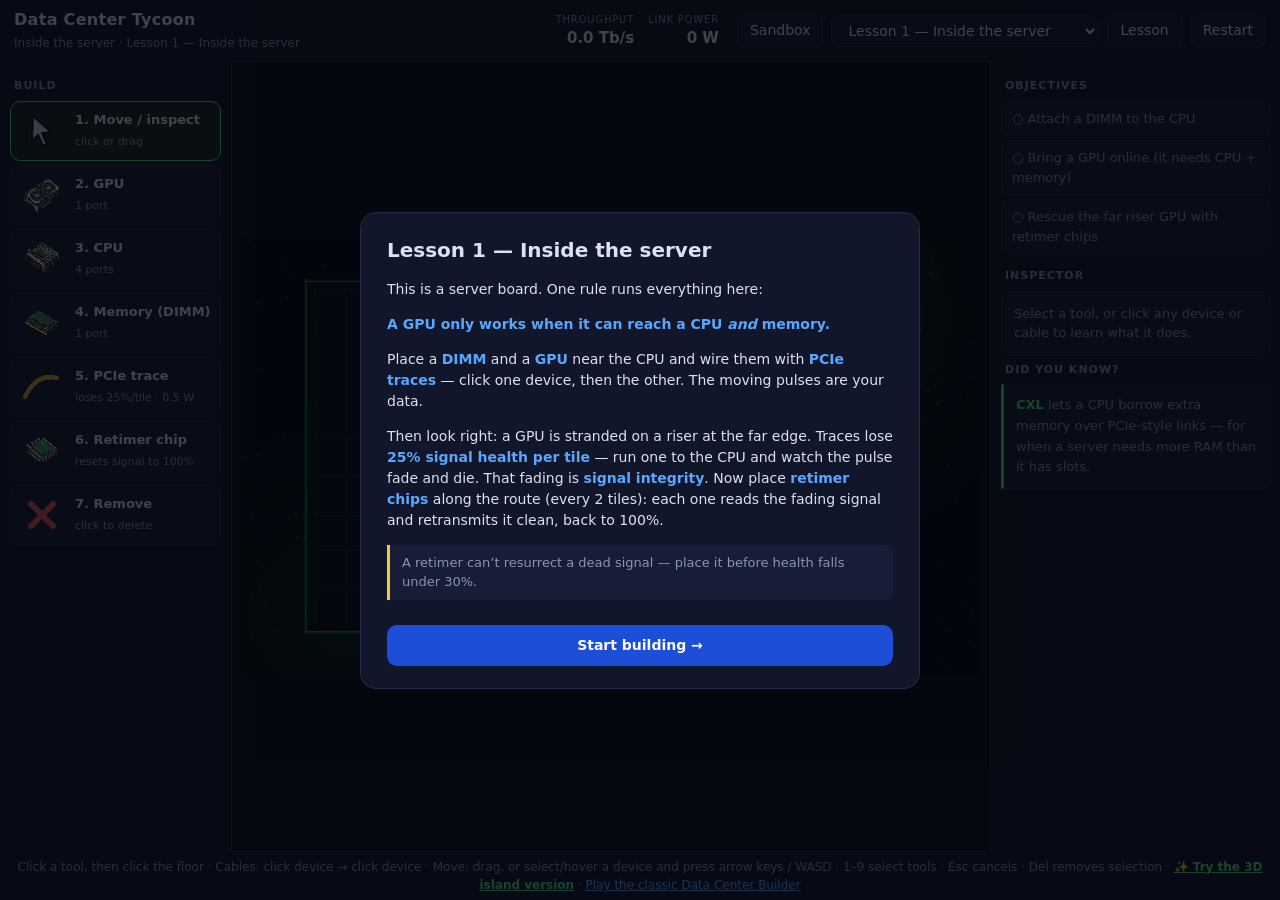
<file: index.html>
<!doctype html>
<html lang="en">
<head>
  <meta charset="utf-8">
  <title>Data Center Tycoon — Connectivity Edition</title>
  <meta name="viewport" content="width=device-width,initial-scale=1">
  <meta name="description" content="A game about the chips that move data: build a data center fabric and learn why retimers, AECs and optics exist.">
  <link rel="stylesheet" href="style.css">
</head>
<body>
  <header id="hud">
    <div id="hudLeft">
      <h1>Data Center Tycoon</h1>
      <span id="levelName"></span>
    </div>
    <div id="meters">
      <div class="meter"><label>Throughput</label><span id="mTput">0 Tb/s</span></div>
      <div class="meter"><label>Link power</label><span id="mPower">0 W</span></div>
    </div>
    <div id="hudBtns">
      <button id="btnMode">Campaign</button>
      <select id="lvlSel" aria-label="Level select"></select>
      <button id="btnLesson">Lesson</button>
      <button id="btnRestart">Restart</button>
      <button id="btnNext" hidden>Next level →</button>
    </div>
  </header>

  <main>
    <aside id="palette">
      <h2>Build</h2>
      <div id="tools"></div>
    </aside>

    <div id="stage">
      <canvas id="game" width="1280" height="760"></canvas>
      <div id="banner"></div>
    </div>

    <aside id="side">
      <section>
        <h2>Objectives</h2>
        <ul id="goalList"></ul>
      </section>
      <section>
        <h2>Inspector</h2>
        <div id="infoBody">Select a tool, or click any device or cable to learn what it does.</div>
      </section>
      <section>
        <h2>Did you know?</h2>
        <div id="factBox"></div>
      </section>
    </aside>
  </main>

  <footer id="hint">
    Click a tool, then click the floor · Cables: click device → click device · Move: drag, or select/hover a device and press arrow keys / WASD · 1–9 select tools · Esc cancels · Del removes selection
    · <a href="3d.html" style="color:#57e389;font-weight:600">✨ Try the 3D island version</a>
    · <a href="classic.html" style="color:#5aa7ff">Play the classic Data Center Builder</a>
  </footer>

  <div id="modal">
    <div id="modalCard">
      <div id="modalBody"></div>
      <button id="modalClose">Start building →</button>
    </div>
  </div>

  <script src="game.js"></script>
</body>
</html>
</file>
<file: style.css>
:root {
  --bg: #0a0d18;
  --panel: #11162a;
  --panel2: #171d36;
  --line: #232b4a;
  --text: #dbe2f4;
  --dim: #8a93b8;
  --green: #57e389;
  --red: #f05555;
  --amber: #f5c542;
  --accent: #5aa7ff;
}
* { box-sizing: border-box; }
html, body { height: 100%; margin: 0; }
body {
  background: var(--bg);
  color: var(--text);
  font: 14px/1.5 system-ui, -apple-system, "Segoe UI", sans-serif;
  display: flex;
  flex-direction: column;
  overflow: hidden;
}

/* ---- HUD ---- */
#hud {
  display: flex; align-items: center; gap: 18px;
  padding: 8px 14px;
  background: var(--panel);
  border-bottom: 1px solid var(--line);
}
#hudLeft h1 { font-size: 16px; margin: 0; letter-spacing: .3px; }
#hudLeft span { color: var(--dim); font-size: 12px; }
#meters { display: flex; gap: 14px; margin-left: auto; }
.meter { text-align: right; }
.meter label { display: block; font-size: 10px; text-transform: uppercase; letter-spacing: .8px; color: var(--dim); }
.meter span { font-size: 15px; font-weight: 600; font-variant-numeric: tabular-nums; }
.meter span.bad { color: var(--red); }
#hudBtns { display: flex; gap: 8px; align-items: center; }
#hud button, #hud select {
  background: var(--panel2); color: var(--text);
  border: 1px solid var(--line); border-radius: 8px;
  padding: 6px 12px; font: inherit; cursor: pointer;
}
#hud button:hover { border-color: var(--accent); }
#btnNext { background: #1d4ed8; border-color: #1d4ed8; font-weight: 600; }
#btnMode.big {
  background: #2e7d32; border-color: #43d15f; color: #fff;
  font-weight: 700; font-size: 15px; padding: 8px 18px;
  animation: modepulse 2s ease-in-out infinite;
}
@keyframes modepulse {
  0%, 100% { box-shadow: 0 0 0 0 rgba(67, 209, 95, .5); }
  50% { box-shadow: 0 0 0 7px rgba(67, 209, 95, 0); }
}

/* ---- layout ---- */
main { flex: 1; display: flex; min-height: 0; }
#palette {
  width: 232px; padding: 10px; overflow-y: auto;
  background: var(--panel); border-right: 1px solid var(--line);
}
#side {
  width: 290px; padding: 10px; overflow-y: auto;
  background: var(--panel); border-left: 1px solid var(--line);
}
#palette h2, #side h2 {
  font-size: 11px; text-transform: uppercase; letter-spacing: 1px;
  color: var(--dim); margin: 6px 4px;
}
#stage { flex: 1; display: flex; align-items: center; justify-content: center; position: relative; min-width: 0; padding: 8px; }
#game {
  max-width: 100%; max-height: 100%;
  aspect-ratio: 1280 / 760;
  border-radius: 12px;
  background: #05060f;
  cursor: crosshair;
  touch-action: none;
}

/* ---- toolbar ---- */
#tools button {
  display: flex; align-items: center; gap: 10px;
  width: 100%; margin: 4px 0; padding: 6px 8px;
  background: var(--panel2); color: var(--text);
  border: 1px solid var(--line); border-radius: 10px;
  cursor: pointer; text-align: left; font: inherit;
}
#tools button:hover { border-color: var(--accent); }
#tools button.active { border-color: var(--green); background: #16251f; }
#tools button canvas { flex: 0 0 46px; }
#tools b { display: block; font-size: 13px; font-weight: 600; }
#tools small { color: var(--dim); font-size: 11px; }

/* ---- side panels ---- */
#goalList { list-style: none; margin: 0 0 14px; padding: 0; }
#goalList li {
  padding: 7px 10px; margin: 4px 0;
  background: var(--panel2); border: 1px solid var(--line); border-radius: 8px;
  color: var(--dim); font-size: 13px;
}
#goalList li.done { color: var(--green); border-color: #2a5a3f; }
#infoBody {
  background: var(--panel2); border: 1px solid var(--line); border-radius: 10px;
  padding: 12px; font-size: 13px; color: var(--dim);
}
#infoBody h3 { margin: 0 0 2px; font-size: 15px; color: var(--text); }
#infoBody .tagline { margin: 0 0 8px; color: var(--accent); font-size: 12px; font-style: italic; }
#infoBody p { margin: 8px 0; }
#infoBody .real { border-top: 1px solid var(--line); padding-top: 8px; font-size: 12px; }
#infoBody .ok { color: var(--green); }
#infoBody .bad { color: var(--red); }

#factBox {
  background: var(--panel2); border: 1px solid var(--line);
  border-left: 3px solid var(--green); border-radius: 0 8px 8px 0;
  padding: 10px 12px; font-size: 13px; color: var(--dim);
  line-height: 1.6; min-height: 66px; transition: opacity .35s ease;
}
#factBox b { color: var(--green); font-weight: 600; }

#hint {
  padding: 6px 14px; font-size: 12px; color: var(--dim);
  background: var(--panel); border-top: 1px solid var(--line);
  text-align: center;
}

/* ---- banner ---- */
#banner {
  position: absolute; top: 40px; left: 50%;
  transform: translateX(-50%) translateY(-16px);
  background: #14351f; border: 1px solid var(--green);
  border-radius: 12px; padding: 12px 26px; text-align: center;
  opacity: 0; pointer-events: none;
  transition: all .4s ease;
}
#banner.show { opacity: 1; transform: translateX(-50%) translateY(0); }
#banner h2 { margin: 0; color: var(--green); font-size: 18px; }
#banner p { margin: 4px 0 0; color: var(--dim); font-size: 13px; }

/* ---- lesson modal ---- */
#modal {
  position: fixed; inset: 0; display: none;
  align-items: center; justify-content: center;
  background: rgba(4, 6, 12, .72); z-index: 50;
}
#modal.open { display: flex; }
#modalCard {
  width: min(560px, 92vw); max-height: 84vh; overflow-y: auto;
  background: var(--panel); border: 1px solid var(--line);
  border-radius: 16px; padding: 22px 26px;
}
#modalCard h2 { margin: 0 0 10px; font-size: 20px; }
#modalCard p { color: var(--text); font-size: 14px; }
#modalCard b { color: var(--accent); }
#modalCard .tip {
  background: var(--panel2); border-left: 3px solid var(--amber);
  padding: 8px 12px; border-radius: 0 8px 8px 0; color: var(--dim); font-size: 13px;
}
#modalClose {
  margin-top: 12px; width: 100%;
  background: #1d4ed8; color: #fff; border: 0; border-radius: 10px;
  padding: 10px; font: inherit; font-weight: 600; cursor: pointer;
}
#modalClose:hover { filter: brightness(1.15); }

@media (max-width: 980px) {
  #palette { width: 170px; }
  #side { width: 220px; }
}
</file>
